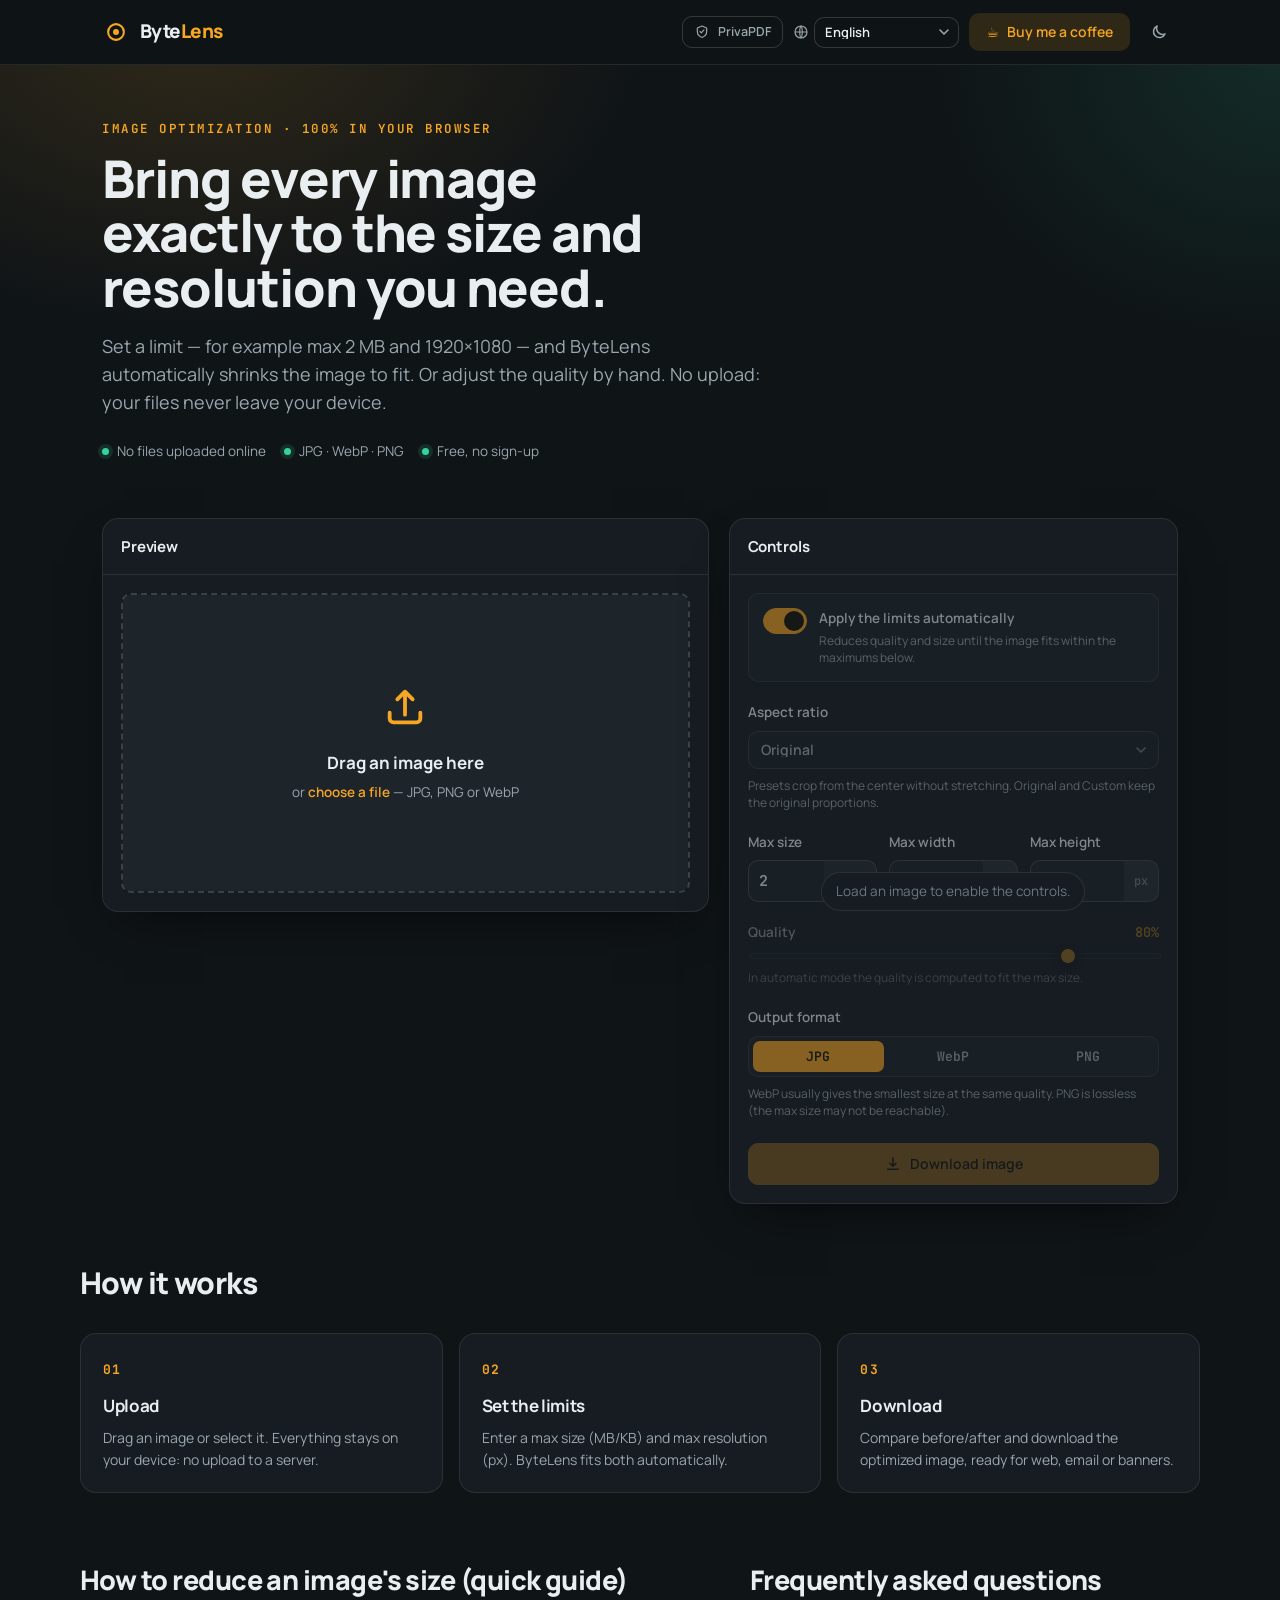
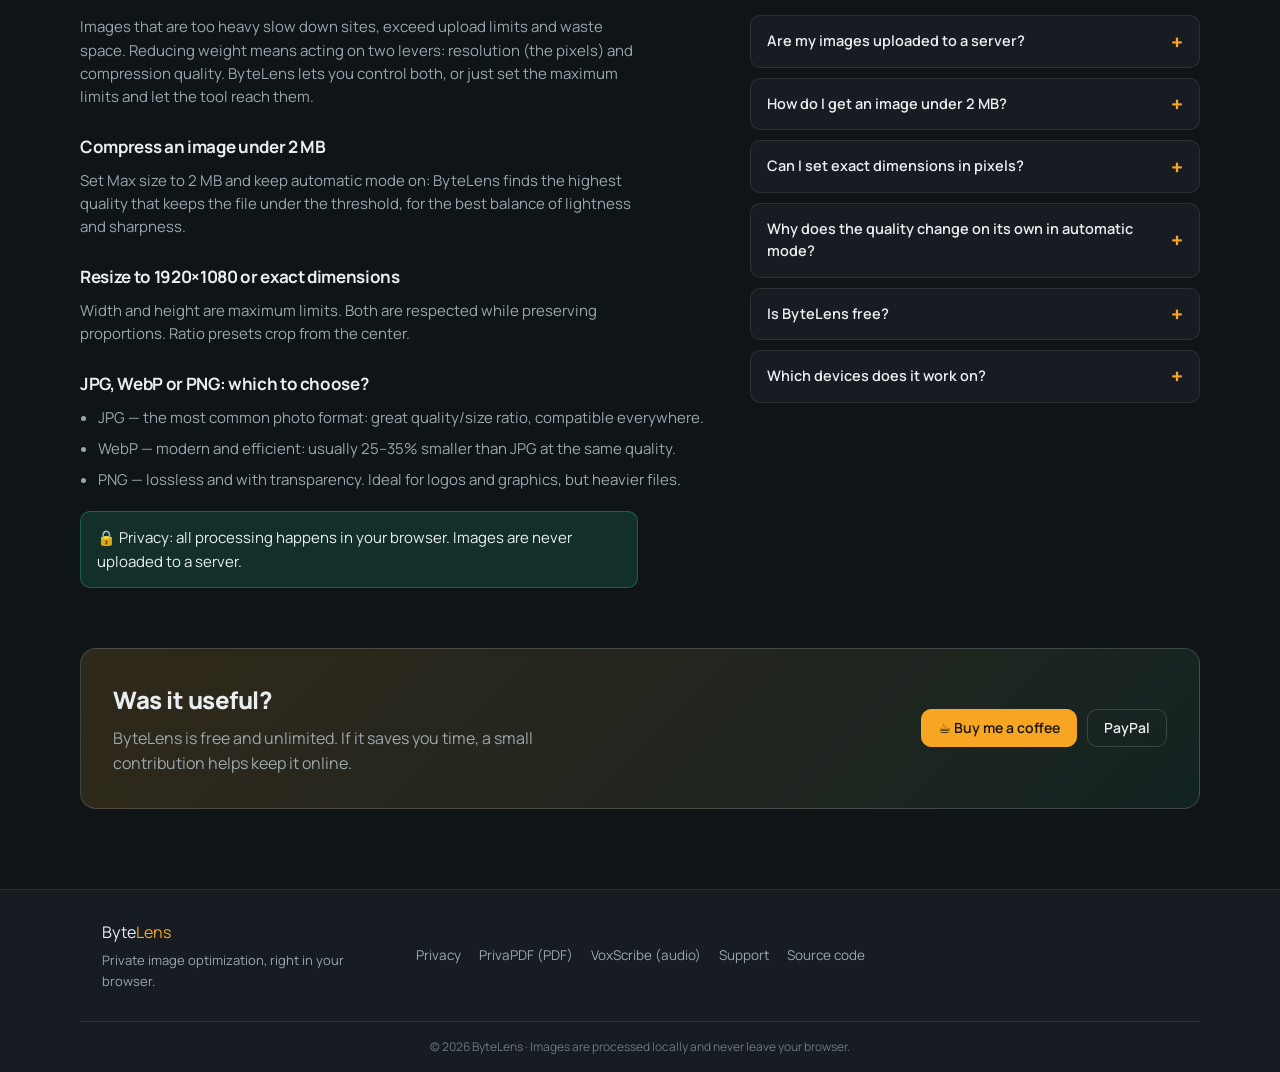
<file: index.html>
<!DOCTYPE html>
<html lang="it" data-theme="dark">
<head>
  <meta charset="UTF-8" />
  <meta name="viewport" content="width=device-width, initial-scale=1.0" />
  <title>ByteLens · Comprimi e ridimensiona immagini nel browser</title>
  <meta name="description" content="Comprimi, ridimensiona e ottimizza le tue immagini gratis e in privato. Imposta peso massimo in MB/KB e dimensioni in pixel: ByteLens porta l'immagine esattamente in quello stato. Tutto nel tuo browser, nessun upload." />
  <meta name="keywords" content="comprimi immagini, ridimensiona immagini, ridurre peso foto, comprimere jpg, ottimizzare immagini, immagine sotto 2 mb, ridimensiona 1920x1080" />
  <meta name="author" content="ByteLens" />
  <link rel="canonical" href="https://emptinessmaster.github.io/bytelens/" />

  <!-- Open Graph / social -->
  <meta property="og:type" content="website" />
  <meta property="og:title" content="ByteLens · Comprimi e ridimensiona immagini nel browser" />
  <meta property="og:description" content="Porta ogni immagine sotto un peso e una risoluzione massimi. Privato, gratis, senza upload." />
  <meta property="og:locale" content="it_IT" />
  <meta property="og:url" content="https://emptinessmaster.github.io/bytelens/" />
  <meta property="og:site_name" content="ByteLens" />
  <meta name="twitter:card" content="summary_large_image" />
  <meta name="twitter:title" content="ByteLens · Comprimi e ridimensiona immagini nel browser" />
  <meta name="twitter:description" content="Porta ogni immagine sotto un peso e una risoluzione massimi. Privato, gratis, senza upload." />

  <link rel="icon" href="data:image/svg+xml,%3Csvg xmlns='http://www.w3.org/2000/svg' viewBox='0 0 32 32'%3E%3Crect width='32' height='32' rx='7' fill='%230F1417'/%3E%3Ccircle cx='16' cy='16' r='8' fill='none' stroke='%23F6A623' stroke-width='2.5'/%3E%3Ccircle cx='16' cy='16' r='3' fill='%23F6A623'/%3E%3C/svg%3E" />

  <!-- Font: caricati con fallback di sistema in caso di rete assente -->
  <link rel="preconnect" href="https://fonts.googleapis.com" />
  <link rel="preconnect" href="https://fonts.gstatic.com" crossorigin />
  <link href="https://fonts.googleapis.com/css2?family=Manrope:wght@400;500;600;700;800&family=JetBrains+Mono:wght@400;500;600&display=swap" rel="stylesheet" />

  <link rel="manifest" href="manifest.webmanifest" />
  <meta name="theme-color" content="#0F1417" />
  <link rel="apple-touch-icon" href="icon.svg" />

  <link rel="stylesheet" href="styles.css?v=20260912-2" />

  <!-- Dati strutturati per la SEO (rich results) -->
  <script type="application/ld+json">
  {
    "@context": "https://schema.org",
    "@type": "WebApplication",
    "name": "ByteLens",
    "applicationCategory": "MultimediaApplication",
    "operatingSystem": "Any (browser)",
    "offers": { "@type": "Offer", "price": "0", "priceCurrency": "EUR" },
    "description": "Compress and resize images in your browser, no upload. Set a max size in MB/KB and pixel dimensions."
  }
  </script>
</head>
<body>
  <!-- Anti-flash: applica tema e direzione (RTL) salvati prima del render -->
  <script>
    (function () {
      try {
        var t = localStorage.getItem('bytelens-theme');
        if (t) document.documentElement.setAttribute('data-theme', t);
        var l = localStorage.getItem('bytelens-lang');
        if (l === 'ar' || l === 'ur') document.documentElement.setAttribute('dir', 'rtl');
      } catch (e) {}
    })();
  </script>

  <header class="site-header">
    <div class="wrap header-inner">
      <a class="brand" href="./" aria-label="ByteLens home">
        <span class="brand-mark" aria-hidden="true">
          <svg viewBox="0 0 32 32" width="28" height="28">
            <circle cx="16" cy="16" r="9" fill="none" stroke="currentColor" stroke-width="2.4"/>
            <circle cx="16" cy="16" r="3.4" fill="currentColor"/>
          </svg>
        </span>
        <span class="brand-name">Byte<span class="brand-accent">Lens</span></span>
      </a>

      <nav class="header-actions">
        <a class="btn btn-ghost btn-sm app-switch" href="https://emptinessmaster.github.io/privapdf/" target="_blank" rel="noopener" title="PrivaPDF — strumenti PDF privati nel browser">
          <svg viewBox="0 0 24 24" width="16" height="16" aria-hidden="true"><path d="M12 3 19 6v5c0 4.5-3 7.8-7 9.2C8 18.8 5 15.5 5 11V6l7-3Z" fill="none" stroke="currentColor" stroke-width="1.8" stroke-linejoin="round"/><path d="M9 11.2l2 2 4-4.3" fill="none" stroke="currentColor" stroke-width="1.8" stroke-linecap="round" stroke-linejoin="round"/></svg>
          <span class="lbl">PrivaPDF</span>
        </a>
        <div class="lang-picker">
          <svg class="lang-globe" viewBox="0 0 24 24" width="16" height="16" aria-hidden="true"><circle cx="12" cy="12" r="9" fill="none" stroke="currentColor" stroke-width="1.8"/><path d="M3 12h18M12 3c2.5 2.5 2.5 15 0 18M12 3c-2.5 2.5-2.5 15 0 18" fill="none" stroke="currentColor" stroke-width="1.6"/></svg>
          <select id="langSelect" class="lang-select" aria-label="Language / Lingua"></select>
        </div>
        <a class="btn btn-donate" href="#dona" aria-label="Support the project">
          <span aria-hidden="true">☕</span> <span data-i18n="donate">Offrimi un caffè</span>
        </a>
        <button class="btn btn-ghost icon-btn" id="themeToggle" type="button" aria-label="Cambia tema chiaro/scuro" title="Tema">
          <svg class="icon-sun" viewBox="0 0 24 24" width="18" height="18" aria-hidden="true"><circle cx="12" cy="12" r="4.5" fill="none" stroke="currentColor" stroke-width="2"/><g stroke="currentColor" stroke-width="2" stroke-linecap="round"><line x1="12" y1="2" x2="12" y2="4.5"/><line x1="12" y1="19.5" x2="12" y2="22"/><line x1="2" y1="12" x2="4.5" y2="12"/><line x1="19.5" y1="12" x2="22" y2="12"/><line x1="4.9" y1="4.9" x2="6.6" y2="6.6"/><line x1="17.4" y1="17.4" x2="19.1" y2="19.1"/><line x1="4.9" y1="19.1" x2="6.6" y2="17.4"/><line x1="17.4" y1="6.6" x2="19.1" y2="4.9"/></g></svg>
          <svg class="icon-moon" viewBox="0 0 24 24" width="18" height="18" aria-hidden="true"><path d="M20 14.5A8 8 0 0 1 9.5 4a8 8 0 1 0 10.5 10.5Z" fill="none" stroke="currentColor" stroke-width="2" stroke-linejoin="round"/></svg>
        </button>
      </nav>
    </div>
  </header>

  <main>
    <section class="hero">
      <div class="wrap">
        <p class="eyebrow" data-i18n="hero_eyebrow">Ottimizzazione immagini · 100% nel tuo browser</p>
        <h1 data-i18n="hero_title">Porta ogni immagine esattamente al peso e alla risoluzione che ti servono.</h1>
        <p class="lede" data-i18n="hero_lede">Imposta un limite — ad esempio max 2 MB e 1920×1080 — e ByteLens riduce l'immagine automaticamente fino a rientrare. Oppure regola tu la qualità a mano. Niente upload: i file non lasciano mai il tuo dispositivo.</p>
        <ul class="trust-row" aria-label="Caratteristiche">
          <li><span class="dot" aria-hidden="true"></span> <span data-i18n="trust1">Nessun file caricato online</span></li>
          <li><span class="dot" aria-hidden="true"></span> JPG · WebP · PNG</li>
          <li><span class="dot" aria-hidden="true"></span> <span data-i18n="trust3">Gratis, senza registrazione</span></li>
        </ul>
      </div>
    </section>

    <!-- ============ APP ============ -->
    <section class="wrap app-shell" aria-label="Strumento di compressione">
      <div class="workbench">

        <!-- Colonna anteprima -->
        <div class="panel preview-panel">
          <div class="panel-head">
            <h2 data-i18n="preview">Anteprima</h2>
            <span class="badge" id="formatBadge" hidden></span>
          </div>

          <div id="dropzone" class="dropzone" tabindex="0" role="button" aria-label="Carica un'immagine">
            <input type="file" id="fileInput" accept="image/png,image/jpeg,image/webp" hidden />
            <div class="dropzone-empty" id="dropEmpty">
              <svg viewBox="0 0 24 24" width="46" height="46" aria-hidden="true"><path d="M12 16V4m0 0 4 4m-4-4-4 4" fill="none" stroke="currentColor" stroke-width="2" stroke-linecap="round" stroke-linejoin="round"/><path d="M4 15v3a2 2 0 0 0 2 2h12a2 2 0 0 0 2-2v-3" fill="none" stroke="currentColor" stroke-width="2" stroke-linecap="round"/></svg>
              <p class="drop-title" data-i18n="drop_title">Trascina qui un'immagine</p>
              <p class="drop-sub" data-i18n-html="drop_sub">oppure <span class="link-like">scegli un file</span> — JPG, PNG o WebP</p>
            </div>
            <div class="preview-holder" id="previewHolder" hidden>
              <img id="previewImg" alt="Anteprima dell'immagine ottimizzata" />
            </div>
          </div>

          <div class="compare" id="compareBar" hidden>
            <div class="compare-col">
              <span class="compare-label" data-i18n="cmp_original">Originale</span>
              <span class="compare-value" id="origSize">—</span>
              <span class="compare-meta" id="origDims">—</span>
            </div>
            <div class="compare-arrow" aria-hidden="true">→</div>
            <div class="compare-col">
              <span class="compare-label" data-i18n="cmp_optimized">Ottimizzato</span>
              <span class="compare-value accent-text" id="newSize">—</span>
              <span class="compare-meta" id="newDims">—</span>
            </div>
            <div class="compare-col savings">
              <span class="compare-label" data-i18n="cmp_savings">Risparmio</span>
              <span class="compare-value" id="savings">—</span>
              <span class="compare-meta" id="statusMsg" role="status" aria-live="polite">—</span>
            </div>
          </div>
        </div>

        <!-- Colonna controlli -->
        <div class="panel controls-panel">
          <div class="panel-head">
            <h2 data-i18n="controls">Controlli</h2>
            <button class="btn btn-ghost btn-sm" id="resetBtn" type="button" hidden data-i18n="reset">Ripristina</button>
          </div>

          <fieldset class="control-group" id="controls" disabled>
            <legend class="sr-only">Impostazioni di ottimizzazione</legend>

            <!-- AUTO -->
            <div class="field switch-field">
              <label for="autoMode" class="switch">
                <input type="checkbox" id="autoMode" checked />
                <span class="switch-track" aria-hidden="true"><span class="switch-thumb"></span></span>
              </label>
              <div class="switch-text">
                <span class="field-label" data-i18n="auto_label">Applica automaticamente i limiti</span>
                <span class="field-hint" data-i18n="auto_hint">Riduce qualità e dimensioni finché l'immagine rientra nei massimi qui sotto.</span>
              </div>
            </div>

            <div class="field">
              <label class="field-label" id="ratioLabel" for="ratioSelect">Proporzioni</label>
              <select id="ratioSelect" class="ratio-select" aria-label="Proporzioni" aria-describedby="ratioHint"></select>
              <p class="field-hint" id="ratioHint" data-i18n="ratio_hint">I preset ritagliano al centro senza deformare. Originale e Personalizzato mantengono le proporzioni originali.</p>
            </div>

            <div class="limits-grid">
              <div class="field">
                <label class="field-label" for="maxSize" data-i18n="maxsize">Peso massimo</label>
                <div class="input-affix">
                  <input type="number" id="maxSize" min="0.01" step="0.1" value="2" inputmode="decimal" />
                  <select class="affix affix-select" id="maxSizeUnit" aria-label="Unità di misura del peso">
                    <option value="MB" selected>MB</option>
                    <option value="KB">KB</option>
                  </select>
                </div>
              </div>
              <div class="field">
                <label class="field-label" for="maxW" data-i18n="maxw">Larghezza max</label>
                <div class="input-affix">
                  <input type="number" id="maxW" min="1" step="1" inputmode="numeric" />
                  <span class="affix">px</span>
                </div>
              </div>
              <div class="field">
                <label class="field-label" for="maxH" data-i18n="maxh">Altezza max</label>
                <div class="input-affix">
                  <input type="number" id="maxH" min="1" step="1" inputmode="numeric" />
                  <span class="affix">px</span>
                </div>
              </div>
            </div>

            <!-- QUALITÀ MANUALE -->
            <div class="field slider-field" id="qualityField">
              <div class="field-row">
                <label class="field-label" for="quality" data-i18n="quality">Qualità</label>
                <output class="field-value" id="qualityVal" for="quality">80%</output>
              </div>
              <input type="range" id="quality" min="5" max="100" step="1" value="80" />
              <p class="field-hint" id="qualityHint" data-i18n="quality_hint">In modalità automatica la qualità viene calcolata per rientrare nel peso massimo.</p>
            </div>

            <!-- FORMATO -->
            <div class="field">
              <span class="field-label" data-i18n="format">Formato di uscita</span>
              <div class="segmented" role="radiogroup" aria-label="Formato di uscita">
                <label class="seg"><input type="radio" name="format" value="image/jpeg" checked /><span>JPG</span></label>
                <label class="seg"><input type="radio" name="format" value="image/webp" /><span>WebP</span></label>
                <label class="seg"><input type="radio" name="format" value="image/png" /><span>PNG</span></label>
              </div>
              <p class="field-hint" id="formatHint" data-i18n="format_hint">WebP offre in genere il peso più basso a parità di qualità. PNG è senza perdita (il peso massimo potrebbe non essere raggiungibile).</p>
            </div>

            <div class="actions">
              <a class="btn btn-primary btn-block" id="downloadBtn" download aria-disabled="true">
                <svg viewBox="0 0 24 24" width="18" height="18" aria-hidden="true"><path d="M12 4v11m0 0 4-4m-4 4-4-4" fill="none" stroke="currentColor" stroke-width="2" stroke-linecap="round" stroke-linejoin="round"/><path d="M5 19h14" stroke="currentColor" stroke-width="2" stroke-linecap="round"/></svg>
                <span id="downloadLabel" data-i18n="download">Scarica immagine</span>
              </a>
            </div>
          </fieldset>

          <div class="empty-note" id="emptyNote">
            <p data-i18n="empty_note">Carica un'immagine per attivare i controlli.</p>
          </div>
        </div>
      </div>
    </section>

    <!-- COME FUNZIONA -->
    <section class="wrap how" aria-label="Come funziona">
      <h2 class="section-title" data-i18n="how_title">Come funziona</h2>
      <div class="how-grid">
        <article class="how-card">
          <span class="how-num">01</span>
          <h3 data-i18n="how1_t">Carica</h3>
          <p data-i18n="how1_p">Trascina un'immagine o selezionala. Resta tutto sul tuo dispositivo: nessun upload verso un server.</p>
        </article>
        <article class="how-card">
          <span class="how-num">02</span>
          <h3 data-i18n="how2_t">Imposta i limiti</h3>
          <p data-i18n="how2_p">Indica peso massimo (MB/KB) e risoluzione massima (px). ByteLens rientra automaticamente in entrambi.</p>
        </article>
        <article class="how-card">
          <span class="how-num">03</span>
          <h3 data-i18n="how3_t">Scarica</h3>
          <p data-i18n="how3_p">Confronta prima/dopo e scarica l'immagine ottimizzata, pronta per web, email o banner.</p>
        </article>
      </div>
    </section>

    <!-- CONTENUTO SEO: guida + FAQ -->
    <section class="wrap seo" aria-label="Guida">
      <article class="seo-article">
        <h2 data-i18n="seo_h2">Come ridurre il peso di un'immagine (guida rapida)</h2>
        <p data-i18n="seo_p1">Le immagini troppo pesanti rallentano i siti, superano i limiti di upload e occupano spazio. Ridurre il peso significa agire su due leve: la risoluzione (i pixel) e la qualità di compressione. ByteLens ti fa controllare entrambe, oppure basta impostare i limiti massimi e lo strumento li raggiunge.</p>

        <h3 data-i18n="seo_h3a">Comprimere un'immagine sotto i 2 MB</h3>
        <p data-i18n="seo_pa">Imposta il Peso massimo su 2 MB e lascia attiva la modalità automatica: ByteLens trova la qualità più alta che mantiene il file sotto la soglia, per il miglior compromesso tra leggerezza e nitidezza.</p>

        <h3 data-i18n="seo_h3b">Ridimensionare a 1920×1080 o a misure esatte</h3>
        <p data-i18n="seo_pb">Larghezza e altezza sono limiti massimi. Entrambi vengono rispettati mantenendo le proporzioni. I preset ritagliano al centro.</p>

        <h3 data-i18n="seo_h3c">JPG, WebP o PNG: quale scegliere?</h3>
        <ul class="seo-list">
          <li data-i18n="seo_li1">JPG — il formato più diffuso per le foto: ottimo rapporto qualità/peso, compatibile ovunque.</li>
          <li data-i18n="seo_li2">WebP — moderno ed efficiente: a parità di qualità pesa di solito il 25–35% in meno del JPG.</li>
          <li data-i18n="seo_li3">PNG — senza perdita e con trasparenza. Ideale per loghi e grafica, ma i file sono più pesanti.</li>
        </ul>

        <p class="seo-privacy-note" data-i18n="seo_privacy">🔒 Privacy: tutta l'elaborazione avviene nel tuo browser. Le immagini non vengono mai caricate su un server.</p>
      </article>

      <div class="faq">
        <h2 data-i18n="faq_title">Domande frequenti</h2>
        <details class="faq-item">
          <summary data-i18n="faq_q1">Le mie immagini vengono caricate su un server?</summary>
          <p data-i18n="faq_a1">No. ByteLens elabora tutto localmente nel tuo browser con HTML Canvas. I file non lasciano mai il tuo dispositivo.</p>
        </details>
        <details class="faq-item">
          <summary data-i18n="faq_q2">Come porto un'immagine sotto i 2 MB?</summary>
          <p data-i18n="faq_a2">Imposta il campo Peso massimo su 2 MB con la modalità automatica attiva: lo strumento abbassa la qualità finché il file rientra sotto la soglia.</p>
        </details>
        <details class="faq-item">
          <summary data-i18n="faq_q3">Posso impostare dimensioni precise in pixel?</summary>
          <p data-i18n="faq_a3">Larghezza e altezza sono limiti massimi. Entrambi vengono rispettati mantenendo le proporzioni. I preset ritagliano al centro.</p>
        </details>
        <details class="faq-item">
          <summary data-i18n="faq_q4">Perché in automatico la qualità cambia da sola?</summary>
          <p data-i18n="faq_a4">In modalità automatica ByteLens cerca la qualità più alta che rispetta il peso massimo che hai impostato.</p>
        </details>
        <details class="faq-item">
          <summary data-i18n="faq_q5">ByteLens è gratuito?</summary>
          <p data-i18n="faq_a5">Sì, completamente gratuito e senza registrazione. Si sostiene con pubblicità non invasiva e donazioni volontarie.</p>
        </details>
        <details class="faq-item">
          <summary data-i18n="faq_q6">Su quali dispositivi funziona?</summary>
          <p data-i18n="faq_a6">Su qualsiasi browser moderno, da computer, smartphone o tablet. Non serve installare nulla.</p>
        </details>
      </div>
    </section>

    <!-- DONAZIONI -->
    <section class="wrap donate" id="dona" aria-label="Support the project">
      <div class="donate-card">
        <div class="donate-copy">
          <h2 data-i18n="donate_h2">Ti è stato utile?</h2>
          <p data-i18n="donate_p">ByteLens è gratis e senza limiti. Se ti fa risparmiare tempo, un piccolo contributo aiuta a tenerlo online e senza pubblicità invasiva.</p>
        </div>
        <div class="donate-buttons">
          <a class="btn btn-primary" href="https://buymeacoffee.com/emptinessmaster" target="_blank" rel="noopener">☕ Buy me a coffee</a>
          <a class="btn btn-outline" href="https://paypal.me/EmptinessMaster" target="_blank" rel="noopener">PayPal</a>
        </div>
      </div>
    </section>
  </main>

  <footer class="site-footer">
    <div class="wrap footer-inner">
      <div class="footer-brand">
        <span class="brand-name">Byte<span class="brand-accent">Lens</span></span>
        <p class="footer-tag" data-i18n="footer_tag">Ottimizzazione immagini privata, direttamente nel browser.</p>
      </div>

      <nav class="footer-links" aria-label="Link">
        <a href="privacy.html" data-i18n="footer_privacy">Privacy</a>
        <a href="https://emptinessmaster.github.io/privapdf/" target="_blank" rel="noopener">PrivaPDF (PDF)</a>
        <a href="https://emptinessmaster.github.io/voxscribe/" target="_blank" rel="noopener">VoxScribe (audio)</a>
        <a href="#dona" data-i18n="footer_support">Sostieni</a>
        <a href="https://github.com/Emptinessmaster/bytelens" target="_blank" rel="noopener" data-i18n="footer_source">Codice sorgente</a>
      </nav>
    </div>
    <div class="wrap footer-legal">
      <p>© <span id="year">2026</span> ByteLens · <span data-i18n="footer_legal">Le immagini vengono elaborate localmente e non lasciano mai il tuo browser.</span></p>
    </div>
  </footer>

  <script src="i18n.js?v=20260912-2"></script>
  <script src="image-limits.js?v=20260912-2"></script>
  <script src="app.js?v=20260912-2"></script>

  <!-- PWA: registrazione Service Worker (network-first, aggiornamento automatico) -->
  <script>
    if ('serviceWorker' in navigator) {
      var hadController = !!navigator.serviceWorker.controller;
      var refreshing = false;
      navigator.serviceWorker.addEventListener('controllerchange', function () {
        if (refreshing) return;
        refreshing = true;
        if (hadController) window.location.reload();
      });
      window.addEventListener('load', function () {
        navigator.serviceWorker.register('sw.js', { updateViaCache: 'none' }).then(function (reg) {
          reg.update();
          var promote = function (sw) { if (sw) sw.postMessage('SKIP_WAITING'); };
          if (reg.waiting) promote(reg.waiting);
          reg.addEventListener('updatefound', function () {
            var nw = reg.installing;
            if (nw) nw.addEventListener('statechange', function () {
              if (nw.state === 'installed' && navigator.serviceWorker.controller) promote(nw);
            });
          });
        }).catch(function (err) { console.warn('SW registration failed:', err); });
      });
    }
  </script>
</body>
</html>
</file>
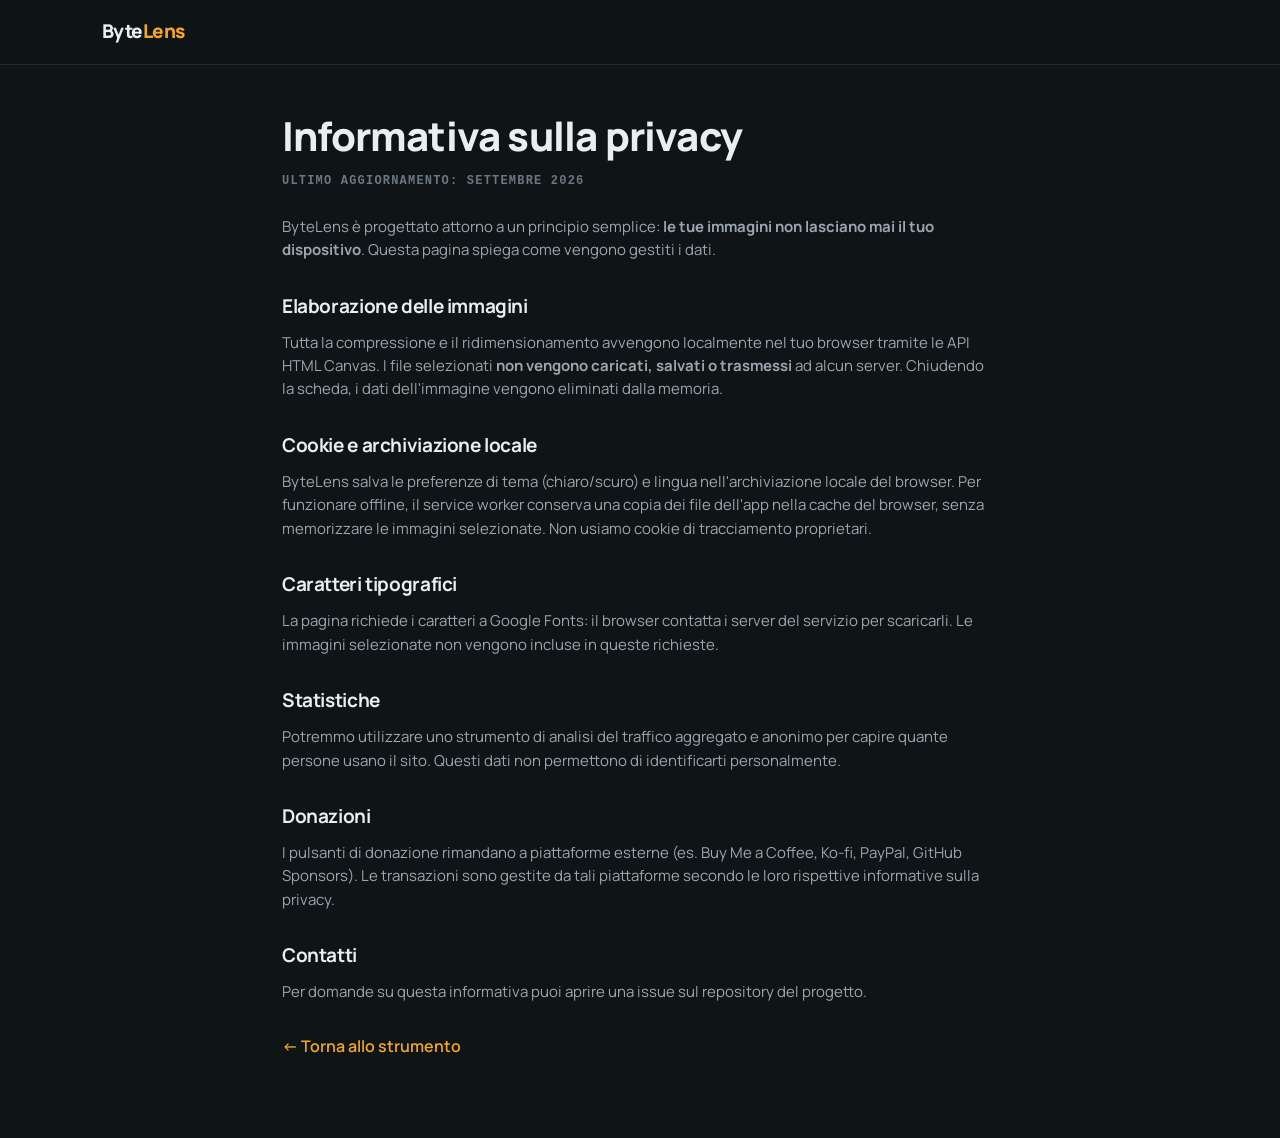
<file: privacy.html>
<!DOCTYPE html>
<html lang="it" data-theme="dark">
<head>
  <meta charset="UTF-8" />
  <meta name="viewport" content="width=device-width, initial-scale=1.0" />
  <title>Privacy · ByteLens</title>
  <meta name="description" content="Informativa sulla privacy di ByteLens. Le immagini vengono elaborate localmente nel browser e non vengono mai caricate su un server." />
  <link rel="icon" href="data:image/svg+xml,%3Csvg xmlns='http://www.w3.org/2000/svg' viewBox='0 0 32 32'%3E%3Crect width='32' height='32' rx='7' fill='%230F1417'/%3E%3Ccircle cx='16' cy='16' r='8' fill='none' stroke='%23F6A623' stroke-width='2.5'/%3E%3Ccircle cx='16' cy='16' r='3' fill='%23F6A623'/%3E%3C/svg%3E" />
  <link href="https://fonts.googleapis.com/css2?family=Manrope:wght@400;500;600;700;800&display=swap" rel="stylesheet" />
  <link rel="stylesheet" href="styles.css" />
  <style>
    .legal { max-width: 760px; margin: 40px auto 80px; }
    .legal h1 { font-size: clamp(26px, 4vw, 40px); font-weight: 800; margin-bottom: 8px; }
    .legal .updated { color: var(--text-faint); font: 600 12px/1 var(--font-mono); text-transform: uppercase; letter-spacing: .1em; margin-bottom: 28px; }
    .legal h2 { font-size: 19px; margin: 30px 0 10px; }
    .legal p, .legal li { color: var(--text-muted); font-size: 15px; }
    .legal ul { padding-left: 20px; display: grid; gap: 6px; }
    .legal a { color: var(--accent); }
    .back { display: inline-flex; align-items: center; gap: 6px; margin-top: 30px; color: var(--accent); font-weight: 600; }
  </style>
</head>
<body>
  <header class="site-header">
    <div class="wrap header-inner">
      <a class="brand" href="./"><span class="brand-name">Byte<span class="brand-accent">Lens</span></span></a>
    </div>
  </header>

  <main class="wrap legal">
    <h1>Informativa sulla privacy</h1>
    <p class="updated">Ultimo aggiornamento: settembre 2026</p>

    <p>ByteLens è progettato attorno a un principio semplice: <strong>le tue immagini non lasciano mai il tuo dispositivo</strong>. Questa pagina spiega come vengono gestiti i dati.</p>

    <h2>Elaborazione delle immagini</h2>
    <p>Tutta la compressione e il ridimensionamento avvengono localmente nel tuo browser tramite le API HTML Canvas. I file selezionati <strong>non vengono caricati, salvati o trasmessi</strong> ad alcun server. Chiudendo la scheda, i dati dell'immagine vengono eliminati dalla memoria.</p>

    <h2>Cookie e archiviazione locale</h2>
    <p>ByteLens salva le preferenze di tema (chiaro/scuro) e lingua nell'archiviazione locale del browser. Per funzionare offline, il service worker conserva una copia dei file dell'app nella cache del browser, senza memorizzare le immagini selezionate. Non usiamo cookie di tracciamento proprietari.</p>

    <h2>Caratteri tipografici</h2>
    <p>La pagina richiede i caratteri a Google Fonts: il browser contatta i server del servizio per scaricarli. Le immagini selezionate non vengono incluse in queste richieste.</p>

    <h2>Statistiche</h2>
    <p>Potremmo utilizzare uno strumento di analisi del traffico aggregato e anonimo per capire quante persone usano il sito. Questi dati non permettono di identificarti personalmente.</p>

    <h2>Donazioni</h2>
    <p>I pulsanti di donazione rimandano a piattaforme esterne (es. Buy Me a Coffee, Ko-fi, PayPal, GitHub Sponsors). Le transazioni sono gestite da tali piattaforme secondo le loro rispettive informative sulla privacy.</p>

    <h2>Contatti</h2>
    <p>Per domande su questa informativa puoi aprire una issue sul repository del progetto.</p>

    <a class="back" href="./">← Torna allo strumento</a>
  </main>
</body>
</html>
</file>
<file: styles.css>
/* =========================================================================
   ByteLens — sistema di design
   Token colore/tipografia + tema chiaro/scuro. Stile "strumento ottico":
   fondo inchiostro, superfici slate, accento ambra (camera oscura).
   ========================================================================= */

[hidden] { display: none !important; }

:root {
  /* Neutri con leggera inclinazione fredda (scelti, non di default) */
  --bg:            #0F1417;
  --surface:       #161C21;
  --surface-2:     #1D252B;
  --elevated:      #222C33;
  --hairline:      rgba(255, 255, 255, 0.09);
  --hairline-strong: rgba(255, 255, 255, 0.16);

  --text:          #E9EEF1;
  --text-muted:    #9AA7AE;
  --text-faint:    #6B7880;

  /* Accento ambra + semantici */
  --accent:        #F6A623;
  --accent-hi:     #FFB84D;
  --accent-soft:   rgba(246, 166, 35, 0.14);
  --success:       #34D399;
  --success-soft:  rgba(52, 211, 153, 0.14);
  --danger:        #F87171;
  --danger-soft:   rgba(248, 113, 113, 0.14);

  --shadow:        0 20px 50px -24px rgba(0, 0, 0, 0.75);
  --radius:        16px;
  --radius-sm:     10px;

  --font-ui:  'Manrope', system-ui, -apple-system, 'Segoe UI', Roboto, sans-serif;
  --font-mono:'JetBrains Mono', ui-monospace, 'SFMono-Regular', Menlo, monospace;

  --wrap: 1120px;
}

/* Tema chiaro via preferenza di sistema (sovrascritto dai token) */
@media (prefers-color-scheme: light) {
  :root {
    --bg:            #F4F2EE;
    --surface:       #FFFFFF;
    --surface-2:     #F7F5F1;
    --elevated:      #FFFFFF;
    --hairline:      rgba(20, 24, 28, 0.10);
    --hairline-strong: rgba(20, 24, 28, 0.18);
    --text:          #1A2024;
    --text-muted:    #5B6870;
    --text-faint:    #8A959B;
    --accent:        #C9791A;
    --accent-hi:     #E08A1E;
    --accent-soft:   rgba(201, 121, 26, 0.12);
    --success:       #0F9D6B;
    --success-soft:  rgba(15, 157, 107, 0.12);
    --danger:        #D64545;
    --danger-soft:   rgba(214, 69, 69, 0.10);
    --shadow:        0 18px 44px -26px rgba(30, 35, 40, 0.35);
  }
}

/* Override espliciti dal toggle (vincono in entrambe le direzioni) */
:root[data-theme="dark"] {
  --bg:#0F1417; --surface:#161C21; --surface-2:#1D252B; --elevated:#222C33;
  --hairline:rgba(255,255,255,0.09); --hairline-strong:rgba(255,255,255,0.16);
  --text:#E9EEF1; --text-muted:#9AA7AE; --text-faint:#6B7880;
  --accent:#F6A623; --accent-hi:#FFB84D; --accent-soft:rgba(246,166,35,0.14);
  --success:#34D399; --success-soft:rgba(52,211,153,0.14);
  --danger:#F87171; --danger-soft:rgba(248,113,113,0.14);
  --shadow:0 20px 50px -24px rgba(0,0,0,0.75);
}
:root[data-theme="light"] {
  --bg:#F4F2EE; --surface:#FFFFFF; --surface-2:#F7F5F1; --elevated:#FFFFFF;
  --hairline:rgba(20,24,28,0.10); --hairline-strong:rgba(20,24,28,0.18);
  --text:#1A2024; --text-muted:#5B6870; --text-faint:#8A959B;
  --accent:#C9791A; --accent-hi:#E08A1E; --accent-soft:rgba(201,121,26,0.12);
  --success:#0F9D6B; --success-soft:rgba(15,157,107,0.12);
  --danger:#D64545; --danger-soft:rgba(214,69,69,0.10);
  --shadow:0 18px 44px -26px rgba(30,35,40,0.35);
}

/* ---------- Reset leggero ---------- */
*, *::before, *::after { box-sizing: border-box; }
html { -webkit-text-size-adjust: 100%; scroll-behavior: smooth; }
body {
  margin: 0;
  font-family: var(--font-ui);
  background: var(--bg);
  color: var(--text);
  line-height: 1.55;
  -webkit-font-smoothing: antialiased;
  text-rendering: optimizeLegibility;
}
@media (prefers-reduced-motion: reduce) {
  html { scroll-behavior: auto; }
  * { animation-duration: 0.001ms !important; transition-duration: 0.001ms !important; }
}
img { max-width: 100%; display: block; }
h1, h2, h3 { margin: 0; text-wrap: balance; letter-spacing: -0.02em; }
p { margin: 0; }
a { color: inherit; text-decoration: none; }

.wrap { width: 100%; max-width: var(--wrap); margin-inline: auto; padding-inline: 22px; }
.sr-only {
  position: absolute; width: 1px; height: 1px; padding: 0; margin: -1px;
  overflow: hidden; clip: rect(0 0 0 0); white-space: nowrap; border: 0;
}
.accent-text { color: var(--accent); }

/* ---------- Bottoni ---------- */
.btn {
  --btn-fg: var(--text);
  display: inline-flex; align-items: center; justify-content: center; gap: 8px;
  font: 600 14px/1 var(--font-ui);
  padding: 11px 16px; border-radius: var(--radius-sm);
  border: 1px solid transparent; cursor: pointer; color: var(--btn-fg);
  background: transparent; transition: background .18s ease, border-color .18s ease, transform .06s ease, color .18s ease;
  white-space: nowrap; text-decoration: none;
}
.btn:active { transform: translateY(1px); }
.btn:focus-visible { outline: 2px solid var(--accent); outline-offset: 2px; }
.btn-sm { padding: 7px 11px; font-size: 12.5px; }
.btn-block { width: 100%; }

.btn-primary { background: var(--accent); color: #17140C; border-color: var(--accent); }
.btn-primary:hover { background: var(--accent-hi); border-color: var(--accent-hi); }
.btn-primary[aria-disabled="true"] { opacity: .45; pointer-events: none; }

.btn-outline { border-color: var(--hairline-strong); color: var(--text); }
.btn-outline:hover { border-color: var(--accent); color: var(--accent); background: var(--accent-soft); }

.btn-ghost { color: var(--text-muted); }
.btn-ghost:hover { color: var(--text); background: var(--surface-2); }

.btn-donate { background: var(--accent-soft); color: var(--accent); border-color: transparent; }
.btn-donate:hover { background: var(--accent); color: #17140C; }

.icon-btn { padding: 9px; }

/* Link all'app gemella (PrivaPDF) */
.app-switch { border-color: var(--hairline-strong); color: var(--text-muted); }
.app-switch:hover { border-color: var(--accent); color: var(--accent); background: var(--accent-soft); }

/* ---------- Header ---------- */
.site-header {
  position: sticky; top: 0; z-index: 40;
  background: color-mix(in srgb, var(--bg) 82%, transparent);
  backdrop-filter: blur(10px);
  border-bottom: 1px solid var(--hairline);
}
.header-inner { display: flex; align-items: center; justify-content: space-between; height: 64px; }
.brand { display: inline-flex; align-items: center; gap: 10px; font-weight: 800; font-size: 19px; letter-spacing: -0.03em; }
.brand-mark { color: var(--accent); display: inline-flex; }
.brand-accent { color: var(--accent); }
.header-actions { display: flex; align-items: center; gap: 10px; }

/* Selettore lingua */
.lang-picker { display: inline-flex; align-items: center; gap: 5px; color: var(--text-muted); }
.lang-globe { flex: none; }
.lang-select {
  -webkit-appearance: none; appearance: none; cursor: pointer;
  border: 1px solid var(--hairline-strong); background-color: transparent; color: var(--text);
  font: 600 13px/1 var(--font-ui); padding: 8px 26px 8px 10px; border-radius: var(--radius-sm); max-width: 160px;
  background-image: url("data:image/svg+xml,%3Csvg xmlns='http://www.w3.org/2000/svg' width='10' height='6' viewBox='0 0 10 6'%3E%3Cpath d='M1 1l4 4 4-4' fill='none' stroke='%239AA7AE' stroke-width='1.6' stroke-linecap='round' stroke-linejoin='round'/%3E%3C/svg%3E");
  background-repeat: no-repeat; background-position: right 9px center;
}
.lang-select:hover { border-color: var(--accent); }
.lang-select:focus-visible { outline: 2px solid var(--accent); outline-offset: 2px; }
.lang-select option { color: #16181c; background: #fff; }
@media (max-width: 560px) {
  .site-header .wrap { padding-inline: 12px; }
  .header-inner { height: 58px; }
  .brand-name { font-size: 17px; }
  .header-actions { gap: 6px; }
  .lang-select { max-width: 96px; font-size: 12px; padding: 7px 22px 7px 8px; }
  .lang-globe { display: none; }
  /* PrivaPDF: solo icona su mobile */
  .app-switch .lbl { display: none; }
  .app-switch { padding: 9px; }
  /* Donazioni: solo icona ☕ (il testo resta nella sezione dedicata) */
  .btn-donate [data-i18n] { display: none; }
  .btn-donate { padding: 9px 11px; }
}

/* Adattamenti RTL (arabo, urdu) */
[dir="rtl"] .switch input:checked + .switch-track .switch-thumb { transform: translateX(-18px); }
[dir="rtl"] .lang-select { padding: 8px 10px 8px 26px; background-position: left 9px center; }
[dir="rtl"] .affix-select { padding: 0 12px 0 26px; background-position: left 9px center; }
[dir="rtl"] .compare-arrow { transform: scaleX(-1); }
[dir="rtl"] .trust-row .dot { box-shadow: 0 0 0 4px var(--success-soft); }

/* toggle icone: mostra quella giusta per tema */
.icon-sun { display: none; }
.icon-moon { display: block; }
:root[data-theme="light"] .icon-sun,
:root:not([data-theme="dark"]) .icon-sun { display: block; }
:root[data-theme="light"] .icon-moon { display: none; }
@media (prefers-color-scheme: light) {
  :root:not([data-theme]) .icon-sun { display: block; }
  :root:not([data-theme]) .icon-moon { display: none; }
}

/* ---------- Hero ---------- */
.hero { padding: 58px 0 30px; position: relative; }
.hero::before {
  content: ""; position: absolute; inset: 0; z-index: -1;
  background:
    radial-gradient(60% 120% at 15% -10%, var(--accent-soft), transparent 60%),
    radial-gradient(50% 120% at 100% 0%, color-mix(in srgb, var(--success) 12%, transparent), transparent 55%);
  pointer-events: none;
}
.eyebrow {
  font: 600 12.5px/1 var(--font-mono); color: var(--accent);
  text-transform: uppercase; letter-spacing: 0.12em; margin-bottom: 16px;
}
.hero h1 { font-size: clamp(30px, 5vw, 52px); font-weight: 800; line-height: 1.05; max-width: 16ch; }
.lede { margin-top: 18px; max-width: 60ch; color: var(--text-muted); font-size: clamp(15px, 1.6vw, 18px); }
.lede strong { color: var(--text); font-weight: 700; }
.trust-row { display: flex; flex-wrap: wrap; gap: 18px; list-style: none; padding: 0; margin: 24px 0 0; }
.trust-row li { display: inline-flex; align-items: center; gap: 8px; font-size: 13.5px; color: var(--text-muted); }
.trust-row .dot { width: 7px; height: 7px; border-radius: 50%; background: var(--success); box-shadow: 0 0 0 4px var(--success-soft); }

/* ---------- App shell ---------- */
.app-shell { padding-top: 26px; }
.workbench { display: grid; grid-template-columns: 1.35fr 1fr; gap: 20px; align-items: start; }
@media (max-width: 900px) { .workbench { grid-template-columns: 1fr; } }

.panel {
  background: var(--surface); border: 1px solid var(--hairline);
  border-radius: var(--radius); box-shadow: var(--shadow); overflow: hidden;
}
.panel-head {
  display: flex; align-items: center; justify-content: space-between;
  padding: 16px 18px; border-bottom: 1px solid var(--hairline);
}
.panel-head h2 { font-size: 15px; font-weight: 700; letter-spacing: -0.01em; }
.badge {
  font: 600 11px/1 var(--font-mono); text-transform: uppercase; letter-spacing: .08em;
  padding: 5px 9px; border-radius: 999px; background: var(--accent-soft); color: var(--accent);
}

/* ---------- Dropzone ---------- */
.dropzone {
  margin: 18px; min-height: 300px; border: 2px dashed var(--hairline-strong);
  border-radius: var(--radius-sm); display: grid; place-items: center;
  background:
    linear-gradient(var(--surface-2), var(--surface-2)) padding-box,
    repeating-linear-gradient(45deg, transparent, transparent 12px, color-mix(in srgb, var(--text) 3%, transparent) 12px, color-mix(in srgb, var(--text) 3%, transparent) 13px);
  cursor: pointer; transition: border-color .18s ease, background .18s ease;
  position: relative; overflow: hidden;
}
.dropzone:hover, .dropzone:focus-visible { border-color: var(--accent); outline: none; }
.dropzone.dragover { border-color: var(--accent); background: var(--accent-soft); }
.dropzone-empty { text-align: center; color: var(--text-muted); padding: 30px; }
.dropzone-empty svg { color: var(--accent); margin: 0 auto 14px; }
.drop-title { font-weight: 700; color: var(--text); font-size: 17px; }
.drop-sub { font-size: 13.5px; margin-top: 5px; }
.link-like { color: var(--accent); font-weight: 600; }
.preview-holder { width: 100%; height: 100%; display: grid; place-items: center; padding: 12px; }
.preview-holder img {
  max-height: 420px; width: auto; border-radius: 8px;
  box-shadow: 0 8px 30px -12px rgba(0,0,0,.6);
  /* scacchiera per trasparenze PNG */
  background-image:
    linear-gradient(45deg, rgba(128,128,128,.18) 25%, transparent 25%),
    linear-gradient(-45deg, rgba(128,128,128,.18) 25%, transparent 25%),
    linear-gradient(45deg, transparent 75%, rgba(128,128,128,.18) 75%),
    linear-gradient(-45deg, transparent 75%, rgba(128,128,128,.18) 75%);
  background-size: 18px 18px;
  background-position: 0 0, 0 9px, 9px -9px, -9px 0;
}

/* ---------- Barra confronto ---------- */
.compare {
  display: grid; grid-template-columns: 1fr auto 1fr 1fr; gap: 14px; align-items: center;
  padding: 16px 18px; border-top: 1px solid var(--hairline); background: var(--surface-2);
}
@media (max-width: 560px) {
  .compare { grid-template-columns: 1fr 1fr; }
  .compare-arrow { display: none; }
}
.compare-col { display: flex; flex-direction: column; gap: 3px; min-width: 0; }
.compare-label { font: 600 10.5px/1 var(--font-mono); text-transform: uppercase; letter-spacing: .1em; color: var(--text-faint); }
.compare-value { font: 600 18px/1.1 var(--font-mono); font-variant-numeric: tabular-nums; }
.compare-meta { font-size: 12px; color: var(--text-muted); font-variant-numeric: tabular-nums; }
.compare-arrow { color: var(--text-faint); font-size: 20px; }
.savings .compare-value { color: var(--success); }
.compare.over .savings .compare-value { color: var(--danger); }

/* ---------- Controlli ---------- */
.controls-panel { position: relative; }
.control-group { border: 0; margin: 0; padding: 18px; display: grid; gap: 20px; }
.control-group[disabled] { opacity: .5; }
.field { display: grid; gap: 8px; }
.field-row { display: flex; align-items: baseline; justify-content: space-between; }
.field-label { font-size: 13.5px; font-weight: 600; color: var(--text); }
.field-hint { font-size: 12px; color: var(--text-muted); line-height: 1.45; }
.field-value { font: 600 13.5px/1 var(--font-mono); color: var(--accent); font-variant-numeric: tabular-nums; }

.limits-grid { display: grid; grid-template-columns: repeat(3, 1fr); gap: 12px; }
@media (max-width: 420px) { .limits-grid { grid-template-columns: 1fr 1fr; } }

.input-affix { display: flex; align-items: stretch; border: 1px solid var(--hairline-strong); border-radius: var(--radius-sm); overflow: hidden; background: var(--surface-2); transition: border-color .16s ease; }
.input-affix:focus-within { border-color: var(--accent); }
.input-affix input {
  flex: 1; min-width: 0; border: 0; background: transparent; color: var(--text);
  font: 600 15px/1 var(--font-mono); padding: 10px 10px; font-variant-numeric: tabular-nums;
}
.input-affix input:focus { outline: none; }
.affix { display: grid; place-items: center; padding: 0 10px; font: 600 12px/1 var(--font-mono); color: var(--text-faint); background: color-mix(in srgb, var(--text) 5%, transparent); }
.affix-select {
  -webkit-appearance: none; appearance: none; border: 0; cursor: pointer;
  padding: 0 26px 0 12px; color: var(--text);
  background-color: color-mix(in srgb, var(--text) 6%, transparent);
  background-image: url("data:image/svg+xml,%3Csvg xmlns='http://www.w3.org/2000/svg' width='10' height='6' viewBox='0 0 10 6'%3E%3Cpath d='M1 1l4 4 4-4' fill='none' stroke='%239AA7AE' stroke-width='1.6' stroke-linecap='round' stroke-linejoin='round'/%3E%3C/svg%3E");
  background-repeat: no-repeat; background-position: right 9px center;
  transition: color .15s ease;
}
.affix-select:hover { color: var(--accent); }
.affix-select:focus-visible { outline: 2px solid var(--accent); outline-offset: -2px; }

/* Menù proporzioni */
.ratio-select {
  -webkit-appearance: none; appearance: none; cursor: pointer; width: 100%;
  border: 1px solid var(--hairline-strong); background-color: var(--surface-2); color: var(--text);
  font: 600 14px/1 var(--font-ui); padding: 11px 32px 11px 12px; border-radius: var(--radius-sm);
  background-image: url("data:image/svg+xml,%3Csvg xmlns='http://www.w3.org/2000/svg' width='10' height='6' viewBox='0 0 10 6'%3E%3Cpath d='M1 1l4 4 4-4' fill='none' stroke='%239AA7AE' stroke-width='1.6' stroke-linecap='round' stroke-linejoin='round'/%3E%3C/svg%3E");
  background-repeat: no-repeat; background-position: right 12px center;
}
.ratio-select:hover { border-color: var(--accent); }
.ratio-select:focus-visible { outline: 2px solid var(--accent); outline-offset: 2px; }
.ratio-select option { color: #16181c; background: #fff; }
[dir="rtl"] .ratio-select { padding: 11px 12px 11px 32px; background-position: left 12px center; }
/* nasconde le frecce spinner */
input[type=number]::-webkit-outer-spin-button, input[type=number]::-webkit-inner-spin-button { -webkit-appearance: none; margin: 0; }
input[type=number] { -moz-appearance: textfield; }

/* Range slider */
input[type=range] { -webkit-appearance: none; appearance: none; width: 100%; height: 6px; border-radius: 999px; background: var(--surface-2); border: 1px solid var(--hairline); cursor: pointer; }
input[type=range]::-webkit-slider-thumb { -webkit-appearance: none; width: 20px; height: 20px; border-radius: 50%; background: var(--accent); border: 3px solid var(--surface); box-shadow: 0 2px 6px rgba(0,0,0,.4); cursor: grab; }
input[type=range]::-moz-range-thumb { width: 20px; height: 20px; border-radius: 50%; background: var(--accent); border: 3px solid var(--surface); cursor: grab; }
input[type=range]:focus-visible { outline: 2px solid var(--accent); outline-offset: 3px; }
.slider-field.dim { opacity: .55; }

/* Switch */
.switch-field { grid-template-columns: auto 1fr; display: grid; gap: 12px; align-items: start; padding: 14px; background: var(--surface-2); border: 1px solid var(--hairline); border-radius: var(--radius-sm); }
.switch { position: relative; display: inline-block; cursor: pointer; }
.switch input { position: absolute; opacity: 0; width: 0; height: 0; }
.switch-track { display: block; width: 44px; height: 26px; border-radius: 999px; background: var(--elevated); border: 1px solid var(--hairline-strong); transition: background .18s ease; position: relative; }
.switch-thumb { position: absolute; top: 2px; left: 2px; width: 20px; height: 20px; border-radius: 50%; background: var(--text-muted); transition: transform .18s ease, background .18s ease; }
.switch input:checked + .switch-track { background: var(--accent); border-color: var(--accent); }
.switch input:checked + .switch-track .switch-thumb { transform: translateX(18px); background: #17140C; }
.switch input:focus-visible + .switch-track { outline: 2px solid var(--accent); outline-offset: 2px; }
.switch-text { display: grid; gap: 3px; }

/* Segmented (formato) */
.segmented { display: grid; grid-template-columns: repeat(3, 1fr); gap: 4px; padding: 4px; background: var(--surface-2); border: 1px solid var(--hairline); border-radius: var(--radius-sm); }
.seg { position: relative; }
.seg input { position: absolute; opacity: 0; inset: 0; cursor: pointer; }
.seg span { display: grid; place-items: center; padding: 9px 6px; border-radius: 7px; font: 600 13px/1 var(--font-mono); color: var(--text-muted); transition: background .16s ease, color .16s ease; }
.seg input:checked + span { background: var(--accent); color: #17140C; }
.seg input:focus-visible + span { outline: 2px solid var(--accent); outline-offset: 2px; }

.actions { margin-top: 4px; }

/* Nota "carica un'immagine" sopra ai controlli disabilitati */
.empty-note { position: absolute; inset: 60px 0 0; display: grid; place-items: center; pointer-events: none; }
.empty-note p { font-size: 13.5px; color: var(--text-faint); background: var(--surface); padding: 8px 14px; border-radius: 999px; border: 1px solid var(--hairline); }

/* ---------- Come funziona ---------- */
.how { padding: 56px 0 20px; }
.section-title { font-size: clamp(22px, 3vw, 30px); font-weight: 800; margin-bottom: 26px; }
.how-grid { display: grid; grid-template-columns: repeat(3, 1fr); gap: 16px; }
@media (max-width: 720px) { .how-grid { grid-template-columns: 1fr; } }
.how-card { background: var(--surface); border: 1px solid var(--hairline); border-radius: var(--radius); padding: 22px; }
.how-num { font: 700 13px/1 var(--font-mono); color: var(--accent); letter-spacing: .1em; }
.how-card h3 { font-size: 17px; margin: 12px 0 8px; }
.how-card p { color: var(--text-muted); font-size: 14px; }

/* ---------- Contenuto SEO + FAQ ---------- */
.seo { padding: 46px 0 10px; display: grid; grid-template-columns: 1.4fr 1fr; gap: 40px; align-items: start; }
@media (max-width: 820px) { .seo { grid-template-columns: 1fr; gap: 28px; } }
.seo-article h2, .faq h2 { font-size: clamp(21px, 3vw, 27px); font-weight: 800; margin-bottom: 14px; }
.seo-article h3 { font-size: 17px; font-weight: 700; margin: 26px 0 8px; color: var(--text); }
.seo-article p { color: var(--text-muted); font-size: 15px; margin-bottom: 10px; max-width: 62ch; }
.seo-article strong { color: var(--text); }
.seo-article code { font: 600 13px/1 var(--font-mono); background: var(--surface-2); border: 1px solid var(--hairline); padding: 2px 6px; border-radius: 6px; color: var(--accent); }
.seo-list { padding-left: 18px; display: grid; gap: 8px; margin: 6px 0; }
.seo-list li { color: var(--text-muted); font-size: 15px; }
.seo-privacy-note { margin-top: 20px; padding: 14px 16px; background: var(--success-soft); border: 1px solid color-mix(in srgb, var(--success) 30%, transparent); border-radius: var(--radius-sm); font-size: 14px; color: var(--text) !important; }

.faq { position: sticky; top: 84px; }
@media (max-width: 820px) { .faq { position: static; } }
.faq-item { border: 1px solid var(--hairline); border-radius: var(--radius-sm); background: var(--surface); margin-bottom: 10px; overflow: hidden; }
.faq-item summary { cursor: pointer; padding: 14px 16px; font-weight: 600; font-size: 14.5px; list-style: none; display: flex; align-items: center; justify-content: space-between; gap: 12px; transition: background .15s ease; }
.faq-item summary::-webkit-details-marker { display: none; }
.faq-item summary::after { content: "+"; font: 600 20px/1 var(--font-mono); color: var(--accent); transition: transform .18s ease; }
.faq-item[open] summary::after { transform: rotate(45deg); }
.faq-item summary:hover { background: var(--surface-2); }
.faq-item summary:focus-visible { outline: 2px solid var(--accent); outline-offset: -2px; }
.faq-item p { padding: 0 16px 16px; color: var(--text-muted); font-size: 14px; margin: 0; }

/* ---------- Donazioni ---------- */
.donate { padding: 40px 0 60px; }
.donate-card {
  display: flex; flex-wrap: wrap; align-items: center; justify-content: space-between; gap: 24px;
  padding: 32px; border-radius: var(--radius);
  background: linear-gradient(135deg, var(--accent-soft), color-mix(in srgb, var(--success) 8%, transparent));
  border: 1px solid var(--hairline-strong);
}
.donate-copy h2 { font-size: 24px; font-weight: 800; }
.donate-copy p { color: var(--text-muted); margin-top: 8px; max-width: 46ch; }
.donate-buttons { display: flex; flex-wrap: wrap; gap: 10px; }

/* ---------- Footer ---------- */
.site-footer { border-top: 1px solid var(--hairline); background: var(--surface); margin-top: 20px; }
.footer-inner { display: grid; grid-template-columns: 1fr auto 1fr; align-items: center; gap: 24px; padding: 30px 22px; }
@media (max-width: 780px) { .footer-inner { grid-template-columns: 1fr; text-align: center; } }
.footer-tag { color: var(--text-muted); font-size: 13px; margin-top: 6px; }
.footer-links { display: flex; gap: 18px; justify-content: flex-end; flex-wrap: wrap; }
@media (max-width: 780px) { .footer-links { justify-content: center; } }
.footer-links a { color: var(--text-muted); font-size: 13.5px; }
.footer-links a:hover { color: var(--accent); }
.footer-legal { border-top: 1px solid var(--hairline); padding: 16px 22px; }
.footer-legal p { color: var(--text-faint); font-size: 12px; text-align: center; }
</file>
